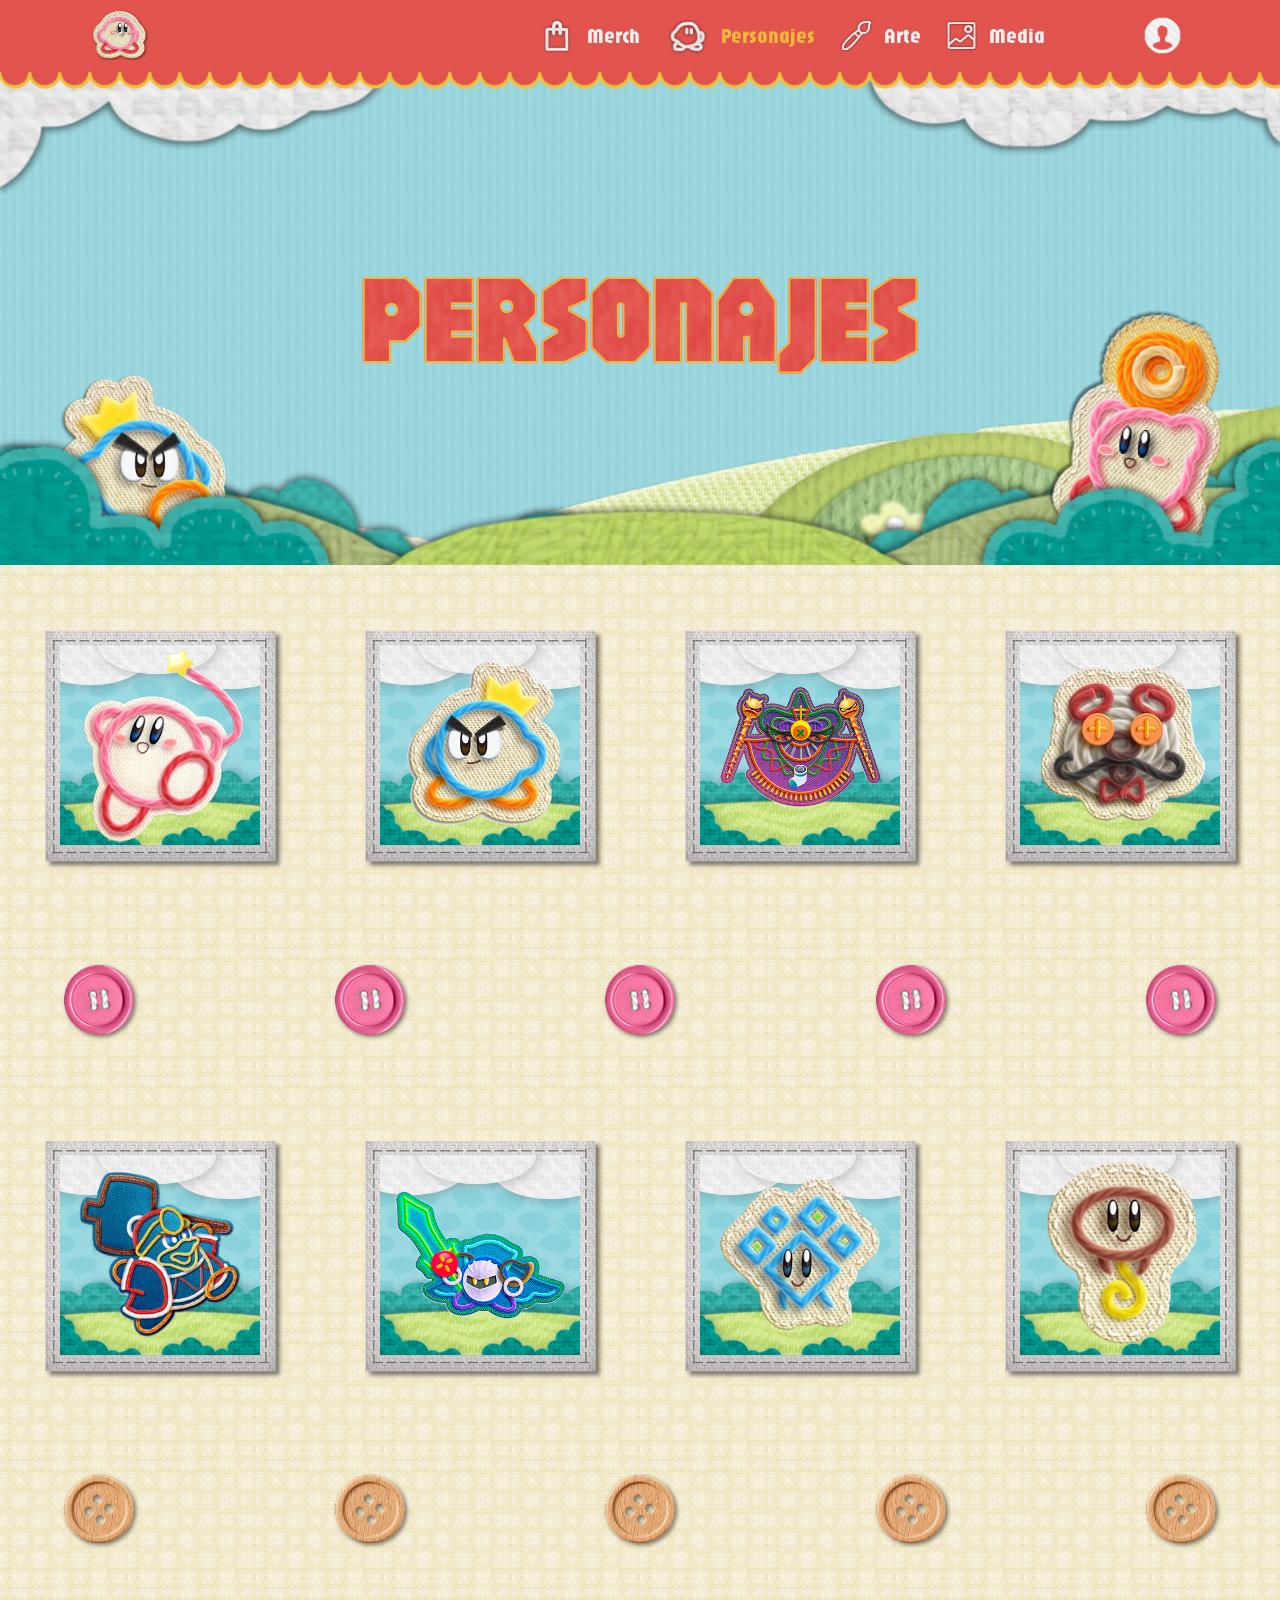
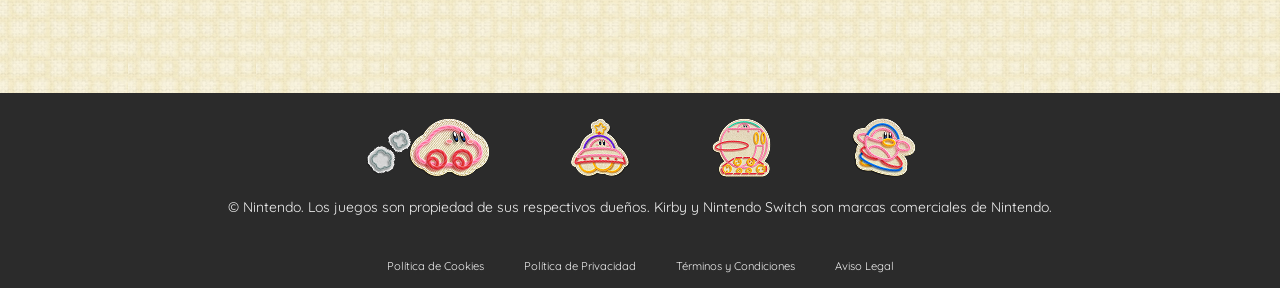
<file: personajes.html>
<!DOCTYPE html>
<html lang="es">

<head>
    <meta charset="UTF-8">
    <meta name="viewport" content="width=device-width, initial-scale=1.0">
    <title>Personajes | Kirby</title>
    <link rel="icon" type="image/png" href="./img/header/kirbyEstandar.png"/>
    <link rel="stylesheet" href="css/estandarizacion/reset.css">
    <link rel="stylesheet" href="css/estandarizacion/normalize.css">
    <link rel="stylesheet" href="css/general.css">
    <link rel="stylesheet" href="css/parallax.css">
    <link rel="stylesheet" href="css/personajes.css">
</head>

<body>
    <div class="oscurecer-fondo"></div>

    <header>
        <div class="header-content">
            <a class="burgerIcon"><img src="./img/header/hamIcon.png" alt="Menu desplegable" height="38"></a>
            <a class="logo" href="./index.html"><img src="./img/header/kirbyEstandar.png" alt="Kirby Epic´s Yarn"
                    height="55"></a>
            <a class="langIcon"><img src="./img/header/profileIcon.png" alt="Iniciar sesión" height="48"></a>
        </div>
        <div class="header-content-pc">
            <a class="logo" href="./index.html"><img src="./img/header/kirbyEstandar.png" alt="Kirby Epic´s Yarn"
                    height="55"></a>
            <div class="sections">
                <a href="./merchMain.html" class="section">
                    <img src="./img/header/MerchIcon.png" alt="Merch" height="40">
                    <h2>Merch</h2>
                </a>
                <a href="./personajes.html" class="section section-act">
                    <img src="./img/header/PJIcon.png" alt="Personajes" height="48">
                    <h2>Personajes</h2>
                </a>
                <a href="arte.html" class="section">
                    <img src="./img/header/ArteIcon.png" alt="Arte" height="35">
                    <h2>Arte</h2>
                </a>
                <a href="./media.html" class="section">
                    <img src="./img/header/MediaIcon.png" alt="Media" height="35">
                    <h2>Media</h2>
                </a>
            </div>
            <a class="langIcon">
                <img src="./img/header/profileIcon.png" alt="Iniciar sesión" height="55">
            </a>
        </div>
        <div class="header-deco"></div>
    </header>

    <div class="header-menu">
        <a href="./index.html" class="op-header-menu">
            <div class="imagen-header-menu">
                <img src="./img/header/InicioIcon.png" alt="Inicio" height="46">
            </div>
            <h2>Inicio</h2>
        </a>
        <a href="./merchMain.html" class="op-header-menu">
            <div class="imagen-header-menu">
                <img src="./img/header/MerchIcon.png" alt="Merch" height="50">
            </div>
            <h2>Merch</h2>
        </a>
        <a href="./personajes.html" class="op-header-menu">
            <div class="imagen-header-menu">
                <img src="./img/header/PJIcon.png" alt="Personajes" height="52">
            </div>
            <h2>Personajes</h2>
        </a>
        <a href="./arte.html" class="op-header-menu">
            <div class="imagen-header-menu">
                <img src="./img/header/ArteIcon.png" alt="Arte" height="40">
            </div>
            <h2>Arte</h2>
        </a>
        <a href="./media.html" class="op-header-menu">
            <div class="imagen-header-menu">
                <img src="./img/header/MediaIcon.png" alt="Media" height="40">
            </div>
            <h2>Media</h2>
        </a>

        <div class="footer-header-menu">
            <div class="footer-header-menu-f"><a href="">Politica de Cookies</a>
                <a href="">Politica de Privacidad</a>
            </div>
            <div class="footer-header-menu-f"><a href="">Terminos y Condiciones</a>
                <a href="">Aviso Legal</a>
            </div>
        </div>
    </div>

    <div id="parallax-container">

        <div id="layer1"></div>

        <div id="layerBg">
            <img class="" src="img/parallax/bgColinas.png">
        </div>

        <div id="layer2">
            <img class="L" src="img/parallax/Arbusto3L.png">
            <img class="R" src="img/parallax/Arbusto3R.png">
        </div>

        <div id="layer3">
            <img class="L" src="img/parallax/Colina2L.png">
            <img class="R" src="img/parallax/Colina2R.png">
        </div>

        <div id="layer4">
            <img class="centro" src="img/parallax/Arbusto2.png">
        </div>

        <div id="layer5">
            <img class="centro" src="img/parallax/Colina1.png">
        </div>

        <div id="layer6">
            <img class="L nube" src="img/parallax/NubeL.png">
            <img class="R nube" src="img/parallax/NubeR.png">
        </div>

        <div id="personajes">
            <img class="R" src="img/parallax/kirbyParallax.png">
            <img class="L" src="img/parallax/principeParallax.png">
        </div>

        <div id="layer7">
            <img class="L" src="img/parallax/Arbusto1-L.png">
            <img class="R" src="img/parallax/Arbusto1-R.png">
        </div>

        <div id="layer8">
            <h1>PERSONAJES</h1>
        </div>

    </div>

    <main>
        <section class="tarjetas-pj">
            <article class="pj left">
                <img class="marco" src="./img/pjs/MarcoPJSA.png" alt="">
                <img class="marco act" src="./img/pjs/MarcoPJSA1.png" alt="">
                <img class="fondo-pj" src="./img/pjs/FondoPersonaje.jpg" alt="">
                <img class="pj-img" src="./img/pjs/kirby-pjs.png" alt="Personaje Kirby">
                <div class="pj-info Izq" id="">
                    <h3>KIRBY</h3>
                    <p>
                        El clásico héroe rosa, ahora completamente transformado en estambre. Al perder su habilidad
                        característica de tragar enemigos, utiliza un látigo de hilo para descoser a sus rivales y tiene
                        la sorprendente capacidad de contorsionarse para convertirse en vehículos como tanques, ovnis,
                        trenes y submarinos.
                    </p>
                </div>
            </article>

            <article class="pj right">
                <img class="marco" src="./img/pjs/MarcoPJSA.png" alt="">
                <img class="marco act" src="./img/pjs/MarcoPJSA1.png" alt="">
                <img class="fondo-pj" src="./img/pjs/FondoPersonaje.jpg" alt="">
                <img class="pj-img" src="./img/pjs/principe.png" alt="Personaje Príncipe Hilván">
                <div class="pj-info Der">
                    <h3>PRÍNCIPE HILVÁN</h3>
                    <p>
                        El valiente monarca de Patch Land (Tierra de los Hilos) y el compañero de aventuras (y modo
                        cooperativo) de Kirby. Es un guerrero de estambre azul con una corona amarilla que actúa como
                        guía en la misión de recuperar los hilos mágicos para volver a unir su mundo fragmentado.
                    </p>
                </div>
            </article>

            <div class="fila-btn movil">
                <img src="./img/pjs/btn1.png" alt="">
                <img src="./img/pjs/btn1.png" alt="">
                <img src="./img/pjs/btn1.png" alt="">
            </div>

            <article class="pj left">
                <img class="marco" src="./img/pjs/MarcoPJSA.png" alt="">
                <img class="marco act" src="./img/pjs/MarcoPJSA1.png" alt="">
                <img class="fondo-pj" src="./img/pjs/FondoPersonaje.jpg" alt="">
                <img class="pj-img" src="./img/pjs/zur-zir.png" alt="Personaje Zur-Zir">
                <div class="pj-info Izq">
                    <h3>ZUR-ZIR</h3>
                    <p>
                        El malévolo hechicero y antagonista principal del juego. Utiliza dos agujas de tejer mágicas
                        como brazos. Fue él quien convirtió Dream Land en un mundo de tela, descosió el reino del
                        Príncipe Hilván y se dedica a tejer monstruos gigantes para causar caos.
                    </p>
                </div>
            </article>

            <div class="fila-btn tablet">
                <img src="./img/pjs/btn1.png" alt="">
                <img src="./img/pjs/btn1.png" alt="">
                <img src="./img/pjs/btn1.png" alt="">
                <img src="./img/pjs/btn1.png" alt="">
            </div>

            <article class="pj right">
                <img class="marco" src="./img/pjs/MarcoPJSA.png" alt="">
                <img class="marco act" src="./img/pjs/MarcoPJSA1.png" alt="">
                <img class="fondo-pj" src="./img/pjs/FondoPersonaje.jpg" alt="">
                <img class="pj-img" src="./img/pjs/dom-woole.png" alt="Personaje Dom Lanas">
                <div class="pj-info Der">
                    <h3>DOM LANAS</h3>
                    <p>
                        El simpático personaje con forma de oveja que administra la Plaza de los Hilos. Es el casero que
                        le alquila a Kirby su propio apartamento y siempre está dispuesto a expandir el edificio a
                        cambio de cuentas, permitiendo que lleguen nuevos vecinos.
                    </p>
                </div>
            </article>

            <div class="fila-btn pc">
                <img src="./img/pjs/btn1.png" alt="">
                <img src="./img/pjs/btn1.png" alt="">
                <img src="./img/pjs/btn1.png" alt="">
                <img src="./img/pjs/btn1.png" alt="">
                <img src="./img/pjs/btn1.png" alt="">
            </div>

            <div class="fila-btn movil">
                <img src="./img/pjs/btn2.png" alt="">
                <img src="./img/pjs/btn2.png" alt="">
                <img src="./img/pjs/btn2.png" alt="">
            </div>

            <article class="pj left">
                <img class="marco" src="./img/pjs/MarcoPJSA.png" alt="">
                <img class="marco act" src="./img/pjs/MarcoPJSA1.png" alt="">
                <img class="fondo-pj" src="./img/pjs/FondoPersonaje.jpg" alt="">
                <img class="pj-img" src="./img/pjs/dedede.png" alt="Personaje Rey Dedede">
                <div class="pj-info Izq">
                    <h3>REY DEDEDE</h3>
                    <p>
                        El eterno rival y a veces aliado de Kirby tampoco escapó de la magia del antagonista. Es
                        capturado, transformado en estambre y controlado como una marioneta gigante mediante hilos
                        invisibles, obligándolo a enfrentarse a Kirby como uno de los jefes del juego.
                    </p>
                </div>
            </article>

            <article class="pj right">
                <img class="marco" src="./img/pjs/MarcoPJSA.png" alt="">
                <img class="marco act" src="./img/pjs/MarcoPJSA1.png" alt="">
                <img class="fondo-pj" src="./img/pjs/FondoPersonaje.jpg" alt="">
                <img class="pj-img" src="./img/pjs/meta_knight.png" alt="Personaje Meta Knight">
                <div class="pj-info Der">
                    <h3>META KNIGHT</h3>
                    <p>
                        El misterioso caballero enmascarado de Dream Land. Al igual que el Rey Dedede, es atrapado en el
                        mundo de tela e hipnotizado por Zur-Zir. Lucha controlado por hilos mágicos, usando su icónica
                        espada que ahora está hecha completamente de estambre.
                    </p>
                </div>
            </article>

            <div class="fila-btn tablet">
                <img src="./img/pjs/btn2.png" alt="">
                <img src="./img/pjs/btn2.png" alt="">
                <img src="./img/pjs/btn2.png" alt="">
                <img src="./img/pjs/btn2.png" alt="">
            </div>

            <div class="fila-btn movil">
                <img src="./img/pjs/btn3.png" alt="">
                <img src="./img/pjs/btn3.png" alt="">
                <img src="./img/pjs/btn3.png" alt="">
            </div>

            <article class="pj left">
                <img class="marco" src="./img/pjs/MarcoPJSA.png" alt="">
                <img class="marco act" src="./img/pjs/MarcoPJSA1.png" alt="">
                <img class="fondo-pj" src="./img/pjs/FondoPersonaje.jpg" alt="">
                <img class="pj-img" src="./img/pjs/beadrix.png" alt="Personaje Beadrix">
                <div class="pj-info Izq">
                    <h3>BEADRIX</h3>
                    <p>
                        Una de las primeras inquilinas que se mudan a los apartamentos de Dom Lanas. Es un personaje
                        elegante con forma de monedero que te retará a frenéticos minijuegos donde deberás recolectar
                        una cantidad específica de cuentas antes de que se agote el tiempo.
                    </p>
                </div>
            </article>

            <article class="pj right">
                <img class="marco" src="./img/pjs/MarcoPJSA.png" alt="">
                <img class="marco act" src="./img/pjs/MarcoPJSA1.png" alt="">
                <img class="fondo-pj" src="./img/pjs/FondoPersonaje.jpg" alt="">
                <img class="pj-img" src="./img/pjs/zeke.png" alt="Personaje Zeke">
                <div class="pj-info Der">
                    <h3>ZEKE</h3>
                    <p>
                        Otro de los divertidos vecinos de la Plaza de los Hilos. Es un personaje muy inquieto y juguetón
                        que te desafiará a minijuegos de las escondidas. Tendrás que explorar los niveles que ya pasaste
                        para encontrarlo a él y a sus amigos ocultos entre la decoración.
                    </p>
                </div>
            </article>

            <div class="fila-btn pc">
                <img src="./img/pjs/btn3.png" alt="">
                <img src="./img/pjs/btn3.png" alt="">
                <img src="./img/pjs/btn3.png" alt="">
                <img src="./img/pjs/btn3.png" alt="">
                <img src="./img/pjs/btn3.png" alt="">
            </div>

            <div class="fila-btn tablet">
                <img src="./img/pjs/btn3.png" alt="">
                <img src="./img/pjs/btn3.png" alt="">
                <img src="./img/pjs/btn3.png" alt="">
                <img src="./img/pjs/btn3.png" alt="">
            </div>

        </section>
    </main>

    <footer>
        <div class="fila-deco">
            <img src="./img/footer/trans1.png" alt="Transformacion de Kirby Automovil">
            <img src="./img/footer/trans2.png" alt="Transformacion de Kirby Platillo Volador">
            <img src="./img/footer/trans3.png" alt="Transformacion de Kirby Tankbot">
            <img src="./img/footer/trans4.png" alt="Transformacion de Kirby Spin Boarder">
        </div>

        <div>

        </div>
        <p>
            © Nintendo. Los juegos son propiedad de sus respectivos dueños. Kirby y Nintendo Switch son marcas
            comerciales de Nintendo.
        </p>

        <div class="fila-legal">
            <a>Política de Cookies</a>
            <a>Política de Privacidad</a>
            <a>Términos y Condiciones</a>
            <a>Aviso Legal</a>
        </div>
    </footer>

    <script src="./js/scriptParallax.js"></script>
    <script src="./js/scriptMenu.js"></script>
    <script src="./js/scriptPJ.js"></script>

</body>

</html>
</file>
<file: css/general.css>
@import url('https://fonts.googleapis.com/css2?family=Jaro:opsz@6..72&family=Quicksand:wght@300..700&display=swap');

@keyframes shake {
    0% {
        transform: rotate(0deg);
    }

    25% {
        transform: rotate(10deg);
    }

    50% {
        transform: rotate(0deg);
    }

    75% {
        transform: rotate(-10deg);
    }

    100% {
        transform: rotate(0deg);
    }
}

@keyframes aparecer {
    from {
        opacity: 0;
        transform: translateY(-8px);
    }
    to {
        opacity: 1;
        transform: translateY(0);
    }
}

body {
    animation: aparecer 0.4s ease-in-out;
    display: flex;
    flex-direction: column;
    min-height: 100vh;
}


html {
    margin: 0;
    background-color: #f0f0f0;
    font-family: 'Quicksand';
    position: relative;
    font-size: 14px;
}

body.no-scroll {
    overflow: hidden;
}

a {
    text-decoration: none;
    color: #f0f0f0;
}

p {
    line-height: 1.4;
}

h1 {
    font-family: 'Jaro';
    font-size: 9rem;

    background-image: url('../img/textures/FondoHeader.jpg');
    background-size: cover;
    background-position: center;

    -webkit-background-clip: text;
    background-clip: text;
    -webkit-text-fill-color: transparent;
    color: transparent;

    -webkit-text-stroke: 2px #F1B73A;
}

h2 {
    font-family: 'Jaro';
    font-size: 1.5rem;
}

h3 {
    font-family: 'Jaro';
    font-size: 1.5rem;
    color: #FB6E92;
    margin-bottom: 5px;
}

header {
    position: sticky;
    top: 0;
    width: 100%;
    height: 65px;
    background-image: url('../img/textures/FondoHeader.jpg');
    background-repeat: repeat;
    background-size: 30px;
    z-index: 20;
}

.header-content-pc {
    display: none;
}

.header-content-pc a {
    transition: 0.2s;
}

.header-content-pc a:hover {
    color: #F1B73A;
    scale: 1.05;
}

.sections a:hover img {
    animation: shake 1s infinite ease-out;
}

.section-act {
    color: #F1B73A;
}

.header-content {
    display: flex;
    align-items: center;
    justify-content: space-between;
    margin: 0 15px;
}

.header-content a {
    transition: .5s;
}

.header-content a:hover {
    rotate: 10deg;
}

.logo {
    transition: .2s;
}

.logo:hover {
    animation: shake .2s infinite ease-out;
    scale: 1.05;
}

.header-deco {
    position: absolute;
    top: 60px;
    width: 100%;
    height: 30px;
    background-image: url('../img/textures/TileKirby.png');
    background-repeat: repeat;
    background-size: 30px;
}

.oscurecer-fondo {
    position: fixed;
    width: 100vw;
    height: 100vh;
    z-index: 99;
    background-color: black;
    opacity: 0;
    transition: 0.6s;
    pointer-events: none;
}

.oscurecer-fondo.activo {
    opacity: .3;
    pointer-events: auto;
}

.header-menu {
    position: fixed;
    width: 50vw;
    height: 100vh;
    background-image: url('../img/textures/FondoHeader.jpg');
    background-repeat: repeat;
    background-size: 64px;
    z-index: 100;
    top: 0;
    left: 0;
    transform: translateX(-101%);
    padding-left: 6vw;
    transition: 0.6s;
}

.header-menu.activo {
    transform: translateX(0);
}

.header-menu h2 {
    font-size: 5.5vw;
}

.imagen-header-menu {
    width: 52px;
    display: flex;
    align-items: center;
    justify-content: center;
    margin-right: 3vw;
}

.imagen-header-menu img {
    height: 12vw;
    transition: 0.6s;
}

.op-header-menu {
    display: flex;
    align-items: center;
    height: 52px;
    margin-bottom: 30px;
}

.op-header-menu:hover {
    color: #F1B73A;
}

.op-header-menu:hover .imagen-header-menu img {
    rotate: -10deg;
}


.op-header-menu:first-child {
    margin-top: 60px;
}

.footer-header-menu {
    position: absolute;
    bottom: 0;
    left: 0;
    height: 88;
    padding: 0 20px;
    display: flex;
    flex-direction: column;
    width: 80%;
    gap: 10px;
    margin-bottom: 20px;
}

.footer-header-menu-f {
    display: flex;
    width: 100%;
    justify-content: space-between;
}

.footer-header-menu a {
    font-size: 0.6rem;
}

footer {
    position: relative;
    background-color: #2B2B2B;
    height: 154px;
    padding: 16px 22px;
    display: flex;
    flex-direction: column;
    gap: 10px;
    z-index: 10;
    margin-top: auto;
}

.fila-deco {
    display: flex;
    align-items: center;
    justify-content: space-around;
}

.fila-deco img {
    transition: .2s;
    cursor: pointer;
}

.fila-deco img:active {
    animation: shake .2s infinite ease-out;
    scale: 1.2;
}

footer p {
    font-size: 0.8rem;
    color: #f0f0f0;
    text-align: center;
}

.fila-legal {
    display: flex;
    align-items: center;
    justify-content: space-around;
    gap: 8px;
    margin-top: auto;
}

.fila-legal a {
    font-size: 0.6rem;
    color: #f0f0f0;
    cursor: pointer;
    transition: .2s;
}

.fila-legal a:hover {
    color: #FF5B5D;
}

@media (min-width: 768px) {
    header {
        display: flex;
        align-items: center;
        flex-direction: column;
    }

    .header-menu {
        display: none;
    }

    .oscurecer-fondo {
        display: none;
    }

    .header-content {
        display: none;
    }

    .header-content-pc {
        display: flex;
        align-items: center;
        justify-content: space-evenly;
        width: 100%;
        box-sizing: border-box;
        padding: 0 2.6vh;
        margin-top: 8px;
    }

    .logo {
        display: flex;
        align-items: center;
    }

    .sections {
        display: flex;
        align-items: center;
        justify-content: space-between;
        margin-left: auto;
        gap: 2.6vh;
    }

    .section {
        display: flex;
        align-items: center;
        gap: 10px;
    }

    .langIcon {
        display: flex;
        align-items: center;
        gap: 10px;
        margin-left: 2.6vh;
    }

    footer {
        padding-top: 25px;
    }

    .fila-deco {
        justify-content: center;
        gap: 40px;
    }

    footer p {
        font-size: 1rem;
        color: #f0f0f0;
        text-align: center;
    }

    .fila-legal a {
        font-size: 0.8rem;
    }
}

@media (min-width: 1024px) {
    .header-content-pc {
        padding: 0 10vh;
    }

    .langIcon {
        margin-left: 10vh;
    }

    .fila-deco {
        gap: 80px;
    }

    .fila-legal {
        display: flex;
        align-items: center;
        justify-content: center;
        gap: 40px;
        margin-top: auto;
    }
}
</file>
<file: css/parallax.css>
#parallax-container {
    position: relative;
    height: 500px;
    overflow: hidden;
}

#layer1 {
    /*Debe de tenerlo cada imagen*/
    position: absolute;
    z-index: 1;
    background-image: url('../img/textures/FondoAzul.jpg');
    background-repeat: repeat;
    background-size: 64px;
    top: 0;
    left: 0;
    width: 100%;
    height: 120%;
    transition: .6s;
}

#layerBg {
    position: absolute;
    bottom: 20;
    z-index: 2;
    width: 100%;
    height: 100%;
    filter: saturate(50%);
    pointer-events: none;
}

#layerBg img {
    position: absolute;
    left: 0;
    bottom: -30%;
    width: 1920px;
}


#layer2 {
    position: absolute;
    z-index: 3;
    bottom: -140px;
    width: 100%;
    height: 100%;
    transition: .6s;
    pointer-events: none;
}

.L {
    position: absolute;
    bottom: 0;
    left: 0;
}

.R {
    position: absolute;
    bottom: 0;
    right: 0;
}

#layer3 {
    position: absolute;
    z-index: 4;
    width: 100%;
    height: 100%;
    transition: .6s;
    bottom: -70px;
    pointer-events: none;
}

.nube {
    top: 15px;
}

#layer4 {
    position: absolute;
    display: flex;
    justify-content: center;
    z-index: 5;
    bottom: -150px;
    width: 100%;
    height: 25%;
    transition: .6s;
    pointer-events: none;
}

.centro {
    position: absolute;
    bottom: 0;
}

#layer5 {
    display: flex;
    justify-content: center;
    position: absolute;
    z-index: 6;
    bottom: 0;
    left: -30px;
    width: 100%;
    height: 25%;
    transition: .6s;
    bottom: -60px;
    pointer-events: none;
}

#layer6 {
    position: absolute;
    z-index: 7;
    width: 100%;
    height: 25%;
    transition: .6s;
    top: 0;
    pointer-events: none;
}

#personajes {
    display: flex;
    position: absolute;
    top: 500px;
    z-index: 6;
    height: auto;
    width: 100%;
    transition: 1s;
}

#personajes .R {
    width: 220px;
    right: 2%;
    bottom: 25px;
    animation: shake 1.5s infinite ease-out;
    cursor: pointer;
    transition: 0.2s;
}

#personajes .L {
    width: 180px;
    left: 4%;
    bottom: 30px;
    animation: shake 1.5s infinite ease-out reverse;
    cursor: pointer;
    transition: 0.2s;
}

#personajes .R:active{
    translate: 0 -50px;
}

#personajes .L:active{
    translate: 0 -50px;
}

#layer7 {
    position: absolute;
    z-index: 8;
    top: 0;
    width: 100%;
    height: 100%;
    transition: .6s;
    pointer-events: none;
}

#layer8 {
    position: absolute;
    z-index: 5;
    width: 100%;
    height: 100%;
    transition: .6s;
    display: flex;
    justify-content: center;
    align-items: center;
}

@media(max-width: 768px) {
    #personajes .R {
        width: 170px;
        right: 2%;
        bottom: 25px;
    }

    #personajes .L {
        width: 150px;
        left: 4%;
        bottom: 30px;
    }

    #layer7 img {
        height: 200px;
    }
    h1 {
        font-size: 6rem;
    }
}

@media(max-width: 480px) {
    #layer2 {
        bottom: -80px;
    }

    #layer2 img {
        height: 300px;
    }

    #layer4 {
        bottom: -100px;
    }

    #layer4 img {
        height: 300px;
    }

    #personajes .R {
        width: 130px;
        right: 2%;
        bottom: 30px;
    }

    #personajes .L {
        width: 110px;
        left: 4%;
        bottom: 40px;
    }

    #layer6 img {
        height: 130px;
    }

    #layer7 img {
        height: 150px;
    }

    h1 {
        font-size: 4.8rem;
    }
}
</file>
<file: css/personajes.css>
main {
    background-image: url('../img/textures/BackgroundTile.jpg');
    background-repeat: repeat;
}

.tarjetas-pj {
    display: grid;
    grid-template-columns: 1fr 1fr;
    justify-items: center;
    padding: 50px 5px;
    padding-bottom: 100px;
    row-gap: 65px;
}

.pj {
    width: 140px;
    height: 140px;
    display: flex;
    align-items: center;
    justify-content: center;
    cursor: pointer;
    position: relative;
}

.pj:hover .act {
    opacity: 1;
}

.fondo-pj {
    background-image: url('../img/pjs/FondoPersonaje.jpg');
    width: 100%;
    height: 100%;
    position: absolute;
    z-index: 2;
}

.marco {
    position: absolute;
    width: 168px;
    filter: drop-shadow(4px 4px 2px rgba(0, 0, 0, 0.5));
}

.act {
    opacity: 0;
    transition: .4s;
}

.pj-img {
    width: 110px;
    z-index: 3;
}

.pj-info {
    position: absolute;
    z-index: 1;
    height: 140px;
    width: 200px;
    background-color: #f0f0f0;
    padding: 10px;
    box-sizing: border-box;
    opacity: 0;
    transition: .5s;
}

.Izq {
    left: 0;
}

.info-act-left {
    left: 140px;
    opacity: 1;
}

.Der {
    right: 0;
}

.info-act-right {
    right: 140px;
    opacity: 1;
}

.pj-info p {
    font-size: 0.63rem;
}

.fila-btn {
    grid-column: 1 / -1;
    display: flex;
    justify-content: space-between;
    width: 100%;
    padding: 0 5%;
    box-sizing: border-box;
}

.fila-btn img {
    width: 45px;
    filter: drop-shadow(2px 2px 2px rgba(0, 0, 0, 0.5));
    transition: 1s;
    cursor: pointer;
}

.fila-btn img:active {
    transform: rotate(180deg) scale(1.3);
}

.fila-btn.tablet, .fila-btn.pc  {
    display: none;
}

@media (min-width: 768px) {
    .tarjetas-pj {
        grid-template-columns: 1fr 1fr 1fr;
        padding: 50px 5px;
        padding-bottom: 100px;
        row-gap: 90px;
    }

    .pj {
        width: 180px;
        height: 180px;
    }

    .marco {
        width: 218px;
    }

    .pj-img {
        width: 150px;
    }

    .pj-info {
        height: 300px;
        width: 180px;
    }

    .Izq,
    .Der {
        left: 0;
        bottom: 0;
    }

    .info-act-left,
    .info-act-right {
        bottom: -300px;
    }

    .pj-info h3{
        font-size: 2rem;
    }

    .pj-info p {
        font-size: 0.9rem;
    }

    .fila-btn img {
        width: 60px;
    }

    .fila-btn.tablet {
        display: flex;
    }

    .fila-btn.movil {
        display: none;
    }
}

@media (min-width: 1024px) {
    .tarjetas-pj {
        grid-template-columns: 1fr 1fr 1fr 1fr;
        padding: 80px 0;
        padding-bottom: 150px;
        row-gap: 120px;
    }

    .pj {
        width: 200px;
        height: 200px;
    }

    .marco {
        width: 238px;
    }

    .pj-img {
        width: 170px;
    }

    .pj-info {
        height: 360px;
        width: 200px;
    }

    .info-act-left,
    .info-act-right {
        bottom: -360px;
    }

    .pj-info h3{
        font-size: 2rem;
    }

    .pj-info p {
        font-size: 1.1rem;
    }

    .fila-btn img {
        width: 70px;
    }

    .fila-btn.pc {
        display: flex;
    }

    .fila-btn.movil, .fila-btn.tablet {
        display: none;
    }
}
</file>
